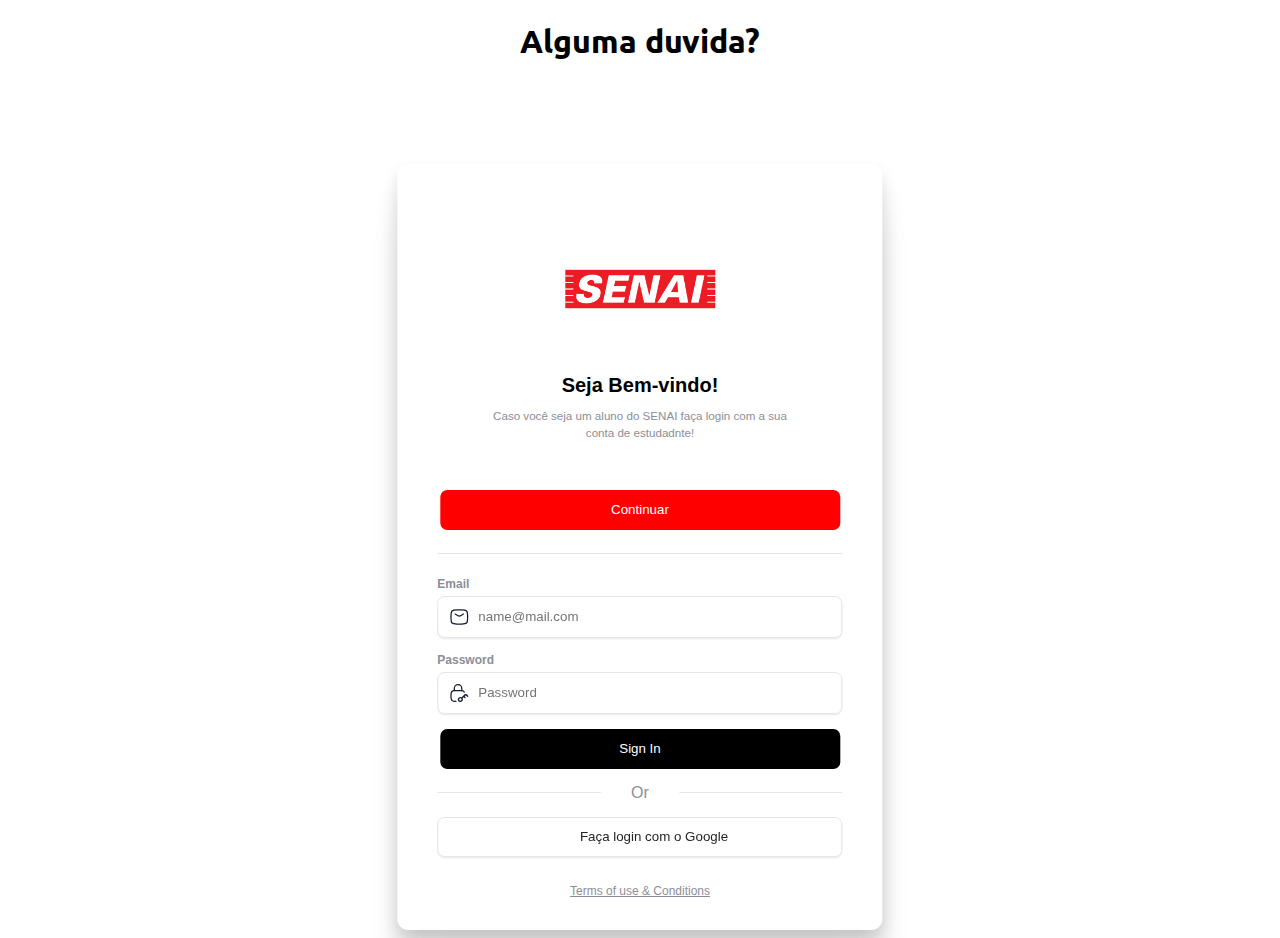
<file: apresentação/index.html>
<!DOCTYPE html>
<html lang="pt-br">

<head>
  <meta charset="UTF-8">
  <meta name="viewport" content="width=device-width, initial-scale=1.0">
  <title> Bem-vindo ao SENAI!</title>
  <link rel="stylesheet" href="style.css">
  <link rel="shortcut icon" href="download.png" type="image/x-icon">
</head>

<body>
  <h1>Alguma duvida?</h1>
  <form class="form_container">
    

    <div class="title_container">
      <img src="senai.jpg" alt="">
      <p class="title"> Seja Bem-vindo! </p>
      <span class="subtitle">Caso você seja um aluno do SENAI faça login com a sua conta de estudadnte!</span>
    </div>
    <br>
    <div>
      <a href="http://127.0.0.1:5500/apresenta%C3%A7%C3%A3o/inicio.html" >
        <button title="Sign In" type="button" class="next_btn">
          <span>Continuar</span>
        </button>
      </a>
  
    </div>
    <div class="separator">
      <hr class="line">
    </div>
    <div class="input_container">
      <label class="input_label" for="email_field">Email</label>
      <svg fill="none" viewBox="0 0 24 24" height="24" width="24" xmlns="http://www.w3.org/2000/svg" class="icon">
        <path stroke-linejoin="round" stroke-linecap="round" stroke-width="1.5" stroke="#141B34"
          d="M7 8.5L9.94202 10.2394C11.6572 11.2535 12.3428 11.2535 14.058 10.2394L17 8.5"></path>
        <path stroke-linejoin="round" stroke-width="1.5" stroke="#141B34"
          d="M2.01577 13.4756C2.08114 16.5412 2.11383 18.0739 3.24496 19.2094C4.37608 20.3448 5.95033 20.3843 9.09883 20.4634C11.0393 20.5122 12.9607 20.5122 14.9012 20.4634C18.0497 20.3843 19.6239 20.3448 20.7551 19.2094C21.8862 18.0739 21.9189 16.5412 21.9842 13.4756C22.0053 12.4899 22.0053 11.5101 21.9842 10.5244C21.9189 7.45886 21.8862 5.92609 20.7551 4.79066C19.6239 3.65523 18.0497 3.61568 14.9012 3.53657C12.9607 3.48781 11.0393 3.48781 9.09882 3.53656C5.95033 3.61566 4.37608 3.65521 3.24495 4.79065C2.11382 5.92608 2.08114 7.45885 2.01576 10.5244C1.99474 11.5101 1.99475 12.4899 2.01577 13.4756Z">
        </path>
      </svg>
      <input placeholder="name@mail.com" title="Inpit title" name="input-name" type="text" class="input_field"
        id="email_field">
    </div>
    <div class="input_container">
      <label class="input_label" for="password_field">Password</label>
      <svg fill="none" viewBox="0 0 24 24" height="24" width="24" xmlns="http://www.w3.org/2000/svg" class="icon">
        <path stroke-linecap="round" stroke-width="1.5" stroke="#141B34"
          d="M18 11.0041C17.4166 9.91704 16.273 9.15775 14.9519 9.0993C13.477 9.03404 11.9788 9 10.329 9C8.67911 9 7.18091 9.03404 5.70604 9.0993C3.95328 9.17685 2.51295 10.4881 2.27882 12.1618C2.12602 13.2541 2 14.3734 2 15.5134C2 16.6534 2.12602 17.7727 2.27882 18.865C2.51295 20.5387 3.95328 21.8499 5.70604 21.9275C6.42013 21.9591 7.26041 21.9834 8 22">
        </path>
        <path stroke-linejoin="round" stroke-linecap="round" stroke-width="1.5" stroke="#141B34"
          d="M6 9V6.5C6 4.01472 8.01472 2 10.5 2C12.9853 2 15 4.01472 15 6.5V9"></path>
        <path fill="#141B34"
          d="M21.2046 15.1045L20.6242 15.6956V15.6956L21.2046 15.1045ZM21.4196 16.4767C21.7461 16.7972 22.2706 16.7924 22.5911 16.466C22.9116 16.1395 22.9068 15.615 22.5804 15.2945L21.4196 16.4767ZM18.0228 15.1045L17.4424 14.5134V14.5134L18.0228 15.1045ZM18.2379 18.0387C18.5643 18.3593 19.0888 18.3545 19.4094 18.028C19.7299 17.7016 19.7251 17.1771 19.3987 16.8565L18.2379 18.0387ZM14.2603 20.7619C13.7039 21.3082 12.7957 21.3082 12.2394 20.7619L11.0786 21.9441C12.2794 23.1232 14.2202 23.1232 15.4211 21.9441L14.2603 20.7619ZM12.2394 20.7619C11.6914 20.2239 11.6914 19.358 12.2394 18.82L11.0786 17.6378C9.86927 18.8252 9.86927 20.7567 11.0786 21.9441L12.2394 20.7619ZM12.2394 18.82C12.7957 18.2737 13.7039 18.2737 14.2603 18.82L15.4211 17.6378C14.2202 16.4587 12.2794 16.4587 11.0786 17.6378L12.2394 18.82ZM14.2603 18.82C14.8082 19.358 14.8082 20.2239 14.2603 20.7619L15.4211 21.9441C16.6304 20.7567 16.6304 18.8252 15.4211 17.6378L14.2603 18.82ZM20.6242 15.6956L21.4196 16.4767L22.5804 15.2945L21.785 14.5134L20.6242 15.6956ZM15.4211 18.82L17.8078 16.4767L16.647 15.2944L14.2603 17.6377L15.4211 18.82ZM17.8078 16.4767L18.6032 15.6956L17.4424 14.5134L16.647 15.2945L17.8078 16.4767ZM16.647 16.4767L18.2379 18.0387L19.3987 16.8565L17.8078 15.2945L16.647 16.4767ZM21.785 14.5134C21.4266 14.1616 21.0998 13.8383 20.7993 13.6131C20.4791 13.3732 20.096 13.1716 19.6137 13.1716V14.8284C19.6145 14.8284 19.619 14.8273 19.6395 14.8357C19.6663 14.8466 19.7183 14.8735 19.806 14.9391C19.9969 15.0822 20.2326 15.3112 20.6242 15.6956L21.785 14.5134ZM18.6032 15.6956C18.9948 15.3112 19.2305 15.0822 19.4215 14.9391C19.5091 14.8735 19.5611 14.8466 19.5879 14.8357C19.6084 14.8273 19.6129 14.8284 19.6137 14.8284V13.1716C19.1314 13.1716 18.7483 13.3732 18.4281 13.6131C18.1276 13.8383 17.8008 14.1616 17.4424 14.5134L18.6032 15.6956Z">
        </path>
      </svg>
      <input placeholder="Password" title="Inpit title" name="input-name" type="password" class="input_field"
        id="password_field">
    </div>
    <a href="http://127.0.0.1:5500/apresenta%C3%A7%C3%A3o/inicio.html" >
      <button title="Sign In" type="button" class="sign-in_btn">
        <span>Sign In</span>
      </button>
    </a>

    <div class="separator">
      <hr class="line">
      <span>Or</span>
      <hr class="line">
    </div>
    <button title="Sign In" type="submit" class="sign-in_ggl">
      <svg height="18" width="18" viewBox="0 0 32 32" xmlns:xlink="http://www.w3.org/1999/xlink"
        xmlns="http://www.w3.org/2000/svg">
        <defs>
          <path
            d="M44.5 20H24v8.5h11.8C34.7 33.9 30.1 37 24 37c-7.2 0-13-5.8-13-13s5.8-13 13-13c3.1 0 5.9 1.1 8.1 2.9l6.4-6.4C34.6 4.1 29.6 2 24 2 11.8 2 2 11.8 2 24s9.8 22 22 22c11 0 21-8 21-22 0-1.3-.2-2.7-.5-4z"
            id="A"></path>
        </defs>
        <clipPath id="B">

        </clipPath>
        <g transform="matrix(.727273 0 0 .727273 -.954545 -1.45455)">
          <path fill="#fbbc05" clip-path="url(#B)" d="M0 37V11l17 13z"></path>
          <path fill="#ea4335" clip-path="url(#B)" d="M0 11l17 13 7-6.1L48 14V0H0z"></path>
          <path fill="#34a853" clip-path="url(#B)" d="M0 37l30-23 7.9 1L48 0v48H0z"></path>
          <path fill="#4285f4" clip-path="url(#B)" d="M48 48L17 24l-4-3 35-10z"></path>
        </g>
      </svg>
      <span>Faça login com o Google</span>
    </button>
    <p class="note">Terms of use &amp; Conditions</p>
  </form>


</body>

</html>
</file>
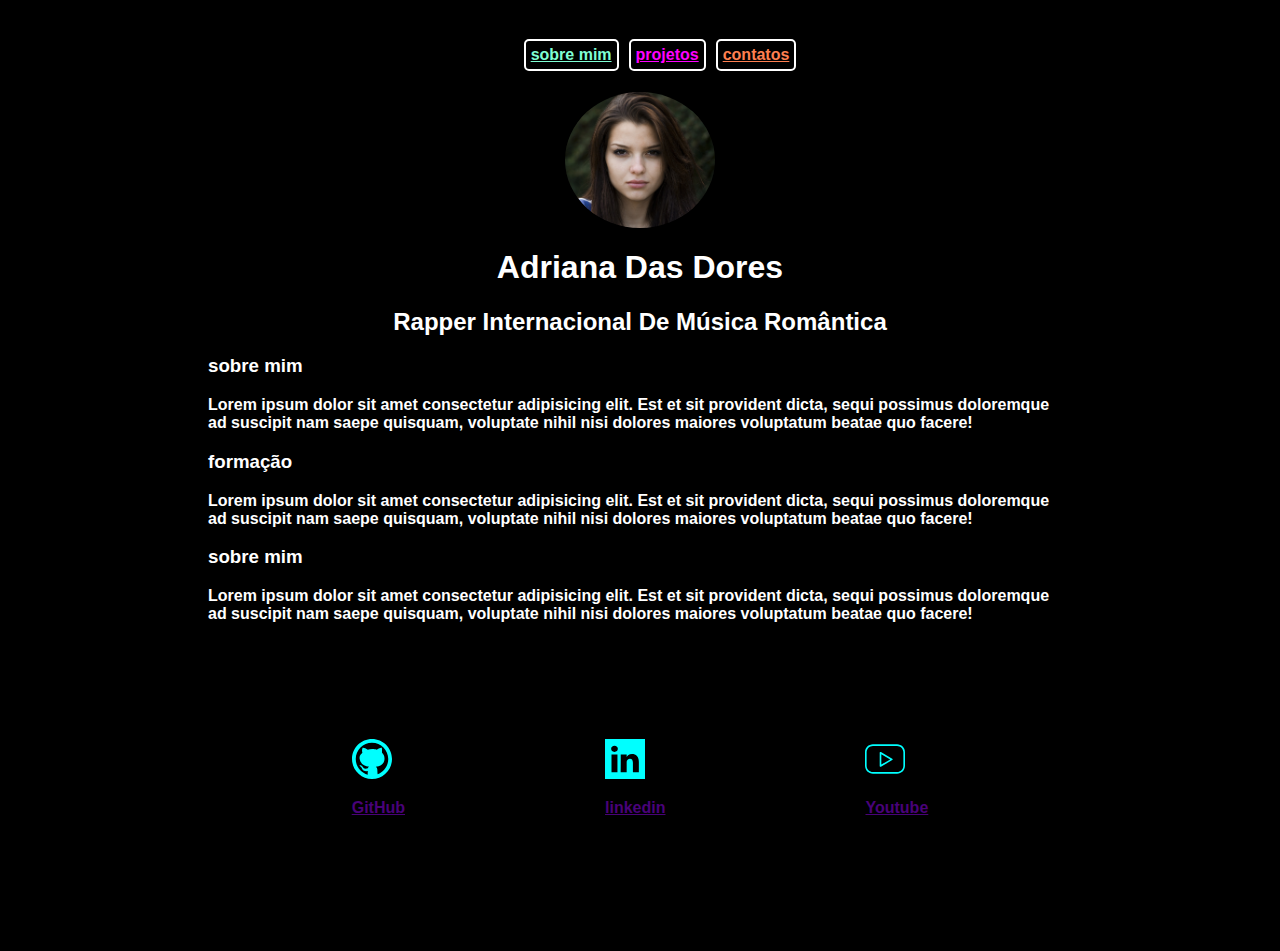
<file: projeto1/index.html>
<!DOCTYPE html>
<html lang="pt-BR">

<head>
    <meta charset="UTF-8">
    <meta name="viewport" content="width=device-width, initial-scale=1.0">
    <title>Seja Bem-Vindo !</title>
    <link rel="stylesheet" href="css/style.css">
</head>

<body>
    <!-- usamos header para criar um "cabecário" -->
    <header>
        <!-- usamos nav para criar um menu no nosso site -->
        <nav>
            <ul>
                <li><a class="cor1" href="#">sobre mim</a></li>
                <li><a class="cor2" href="#">projetos</a></li>
                <li><a class="cor3" href="#">contatos</a></li>

            </ul>
        </nav>
    </header>
    <header>
        <div class="avatar">
            <img class="rosto" src="./img/Rosto.png" alt="">
        </div>
        <h1 id="nomecompleto">Adriana Das Dores </h1>
        <h2 class="nomecompleto">Rapper Internacional De Música Romântica</h2>
    </header>
</body>

<!-- conteudo principal do site sempre fica no main -->
<main>
    <!-- cria uma seção -->
    <section>
        <h3>sobre mim</h3>
        <p>Lorem ipsum dolor sit amet consectetur adipisicing elit. Est et sit provident dicta, sequi possimus
            doloremque ad suscipit nam saepe quisquam, voluptate nihil nisi dolores maiores voluptatum beatae quo
            facere!</p>
    </section>
    <section>
        <h3>formação</h3>
        <p>Lorem ipsum dolor sit amet consectetur adipisicing elit. Est et sit provident dicta, sequi possimus
            doloremque ad suscipit nam saepe quisquam, voluptate nihil nisi dolores maiores voluptatum beatae quo
            facere!</p>
    </section>
    <section>
        <h3>sobre mim</h3>
        <p>Lorem ipsum dolor sit amet consectetur adipisicing elit. Est et sit provident dicta, sequi possimus
            doloremque ad suscipit nam saepe quisquam, voluptate nihil nisi dolores maiores voluptatum beatae quo
            facere!</p>
    </section>
</main>

<!-- footer cria um rodapé -->
<footer class="rodape">
    <a href="https://github.com/IamTheCroniczz/AulaProjetos">
        <img src="./img/github.svg" alt="GitHub">
        <p> GitHub</p>
    </a>
    <a href="https://br.linkedin.com/">
        <img src="./img/linkedin.svg" alt="Linkedin">
        <p> linkedin</p>
    </a>

    <a href="https://www.youtube.com/">
        <img src="./img/youtube.svg" alt="Youtube">
        <p> Youtube</p>
    </a>

</footer>

</html>
</file>
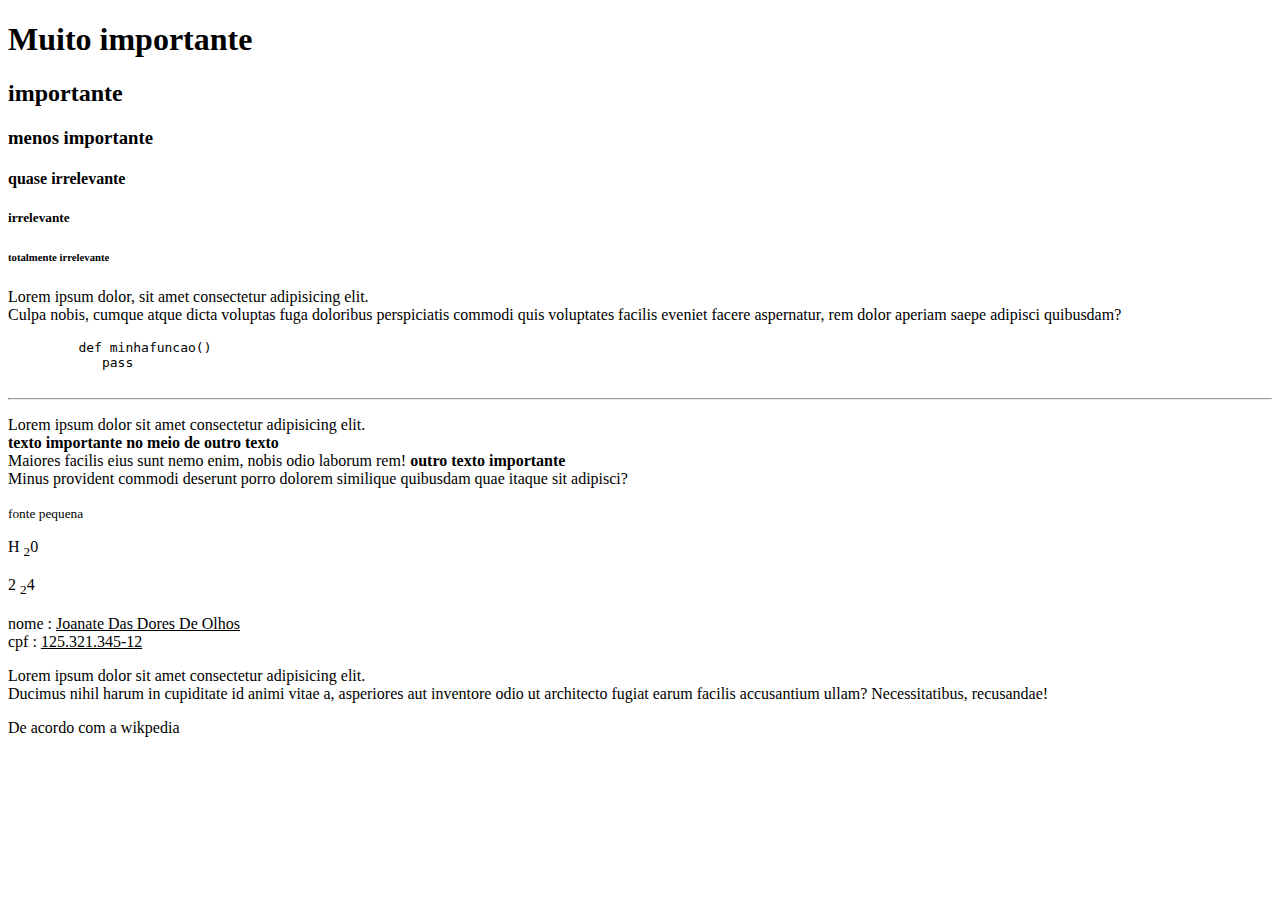
<file: projeto2/index.html>
<!DOCTYPE html>
<html lang="pt-BR ">

<head>
    <meta charset="UTF-8">
    <meta name="viewport" content="width=device-width, initial-scale=1.0">
 
    <title>Document</title>
</head>

<body>
    <!-- h1 sempre usado para criar os titulos, podemos criar até 6 -->
    <!-- criei uma classe no h1 só para testar a troca de cores -->
    <h1 class="teste">Muito importante</h1>
    <h2>importante</h2>
    <h3>menos importante</h3>
    <h4>quase irrelevante</h4>
    <h5>irrelevante</h5>
    <h6>totalmente irrelevante</h6>

    <!-- sempre usamos "p" para criar parágrafos -->
    <!-- para criar um parágrafo teste usamos o lorem -->
    <!-- para quebrar linha usamos o "br" -->
    <p>Lorem ipsum dolor, sit amet consectetur adipisicing elit.<br> Culpa nobis, cumque atque dicta voluptas fuga
        doloribus perspiciatis commodi quis voluptates facilis eveniet facere aspernatur, rem dolor aperiam saepe
        adipisci quibusdam?</p>
    <!-- usamos "pre " para manter a formatação do código, normalmente usamos isso para colocar códigos dentro da pagina -->
    <pre>
         def minhafuncao()
            pass
    </pre>

    <!-- como criamos uma linha horizontal -->

    <hr>

    <!-- agora vamos criar um texto importante dentro de outro texto -->
    <p>
        Lorem ipsum dolor sit amet consectetur adipisicing elit.<br>
        <b> texto importante no meio de outro texto</b> <br>
        Maiores facilis eius sunt nemo enim, nobis odio laborum rem!
        <strong> outro texto importante</strong><br>
        Minus provident commodi deserunt porro dolorem similique quibusdam quae itaque sit adipisci?

    </p>
 <!-- Agora criamos um texto pequeno, subscristo e sobrescrito -->
    <small> fonte pequena</small>
    <p>H <sub>2</sub>0</p>
    <p>2 <sub>2</sub>4</p>

    <!-- Texto inserido, deletado e marcado -->
     <!-- usamos essas tags para o admin entender que é um texto inserido -->
    <p>
        nome : <ins> Joanate Das Dores De Olhos</ins> <br>
        cpf : <ins> 125.321.345-12</ins> <br>
    </p>

    <p>
        Lorem ipsum dolor sit amet consectetur adipisicing elit.<br>
         Ducimus nihil harum in cupiditate id animi vitae a, asperiores aut inventore odio ut architecto fugiat earum facilis accusantium ullam? Necessitatibus, recusandae!<Br>

    </p>

    <!-- Lucas, como podemos fazer uma citação? -->
    <p>De acordo com a wikpedia</p>
    <blockquote> <link rel="stylesheet" href="https://pt.wikipedia.org/wiki/Wikip%C3%A9dia:P%C3%A1gina_principal"></blockquote>

</body>

</html>
</file>
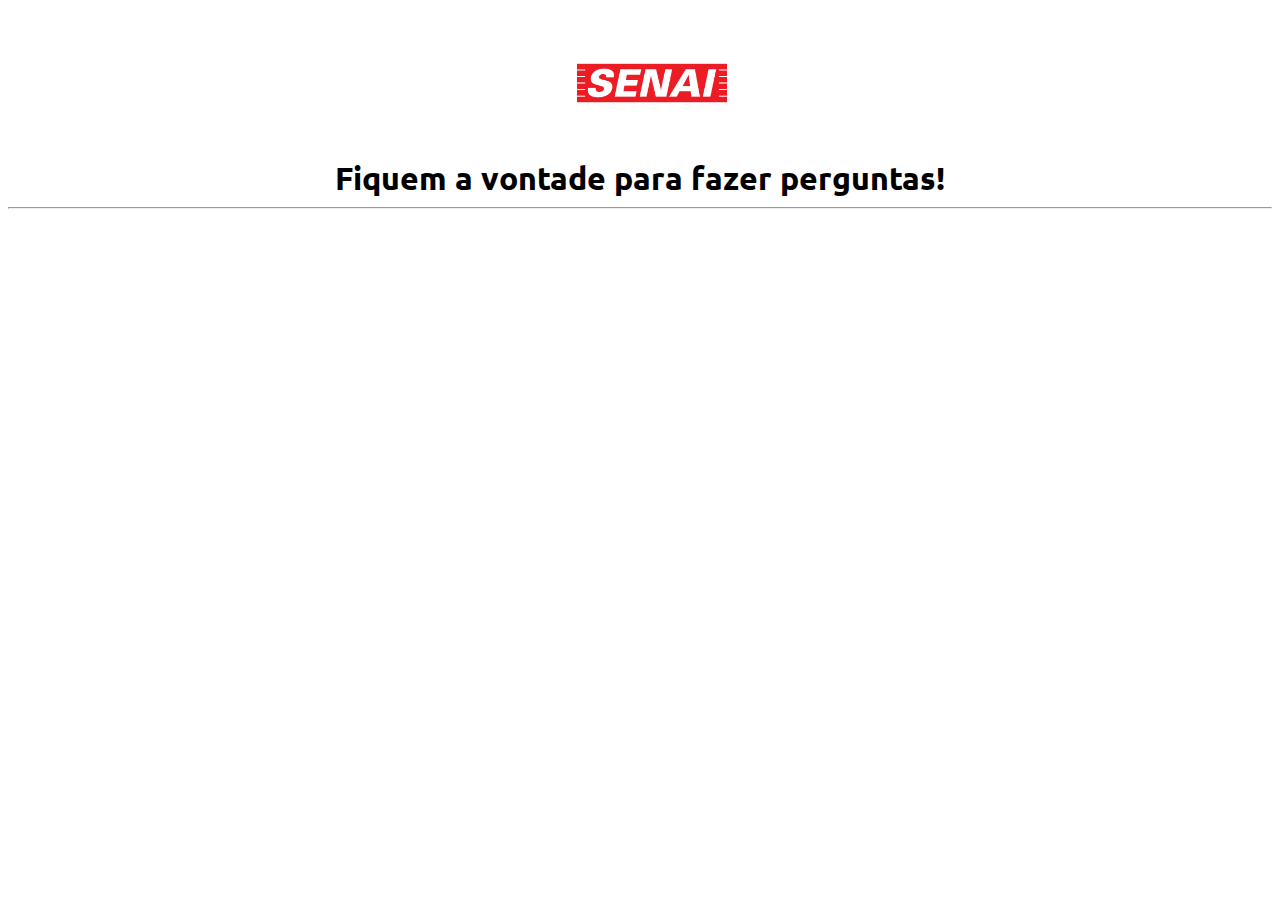
<file: apresentação/inicio.html>
<!DOCTYPE html>
<html lang="en">
<head>
    <meta charset="UTF-8">
    <meta name="viewport" content="width=device-width, initial-scale=1.0">
    <title>Page 01</title>

    <link rel="stylesheet" href="inicio.css">
    <link rel="shortcut icon" href="download.png" type="image/x-icon">

</head>
<body>
    <img src="senai.jpg" alt="" align="center">
    <h1>Fiquem a vontade para fazer perguntas!</h1>
    <hr>
    

</body>
</html>
</file>
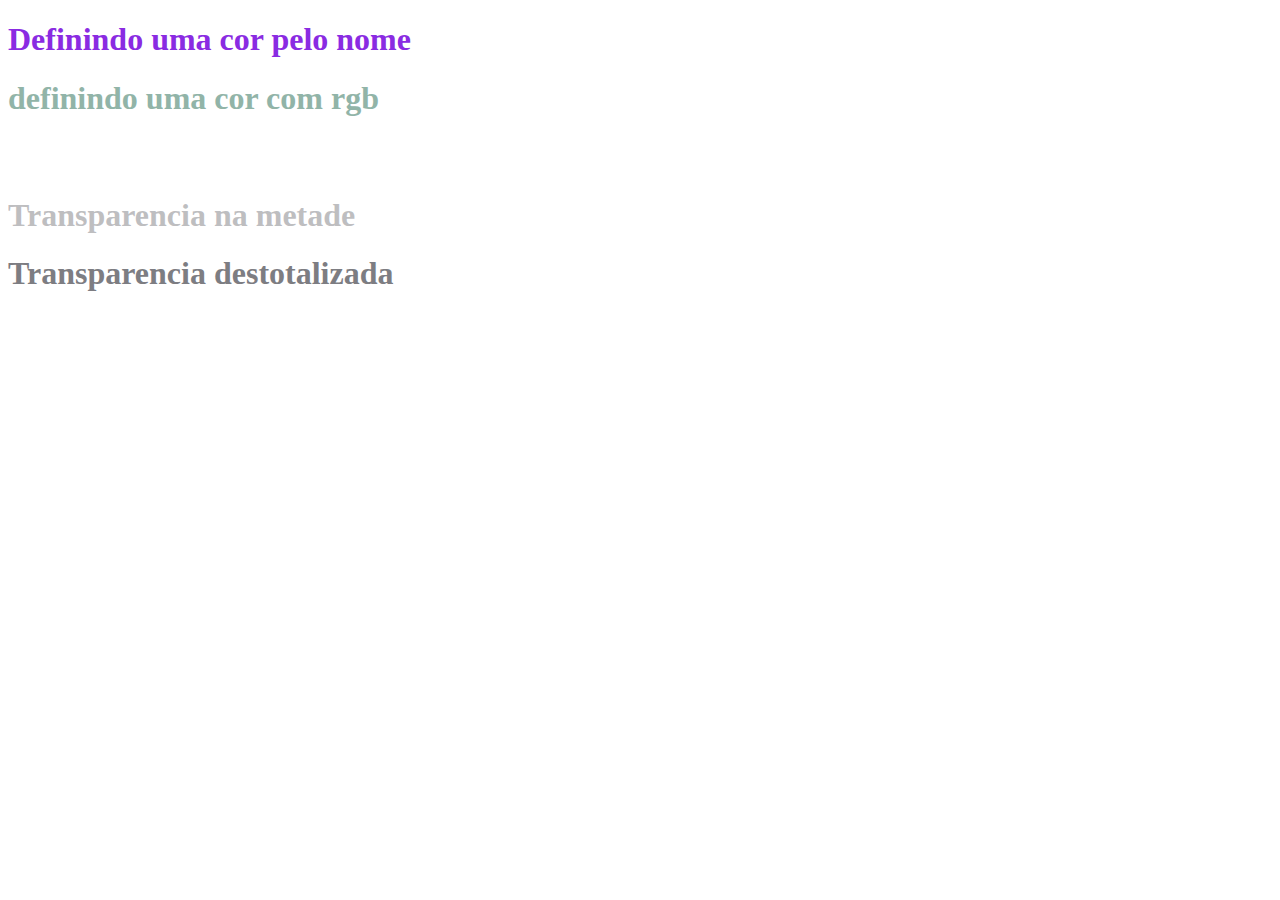
<file: projeto2/cores.html>
<!DOCTYPE html>
<html lang="pt-BR">
<head>
    <meta charset="UTF-8">
    <meta name="viewport" content="width=device-width, initial-scale=1.0">
    <title>Document</title>

                                                            
</head>
<body>
    <h1 style="color: blueviolet;"> Definindo uma cor pelo nome </h1>
    <h1 style="color:rgb(145, 180, 168)"> definindo uma cor com rgb</h1>
    <h1 style="color: rgba(125, 125, 130,0);">Transparencia total</h1>
    <h1 style="color: rgba(125, 125, 130,0.5);">Transparencia na metade</h1>
    <h1 style="color: rgba(125, 125, 130,1);">Transparencia destotalizada</h1>
</body>
</body>
</html>
</file>
<file: apresentação/style.css>
@import url('https://fonts.googleapis.com/css2?family=Ubuntu:ital,wght@0,300;0,400;0,500;0,700;1,300;1,400;1,500;1,700&display=swap');


.form_container {
  width: fit-content;
  height: fit-content;
  display: flex;
  flex-direction: column;
  align-items: center;
  justify-content: center;
  gap: 15px;
  padding: 50px 40px 20px 40px;
  background-color: #ffffff;
  box-shadow: 0px 106px 42px rgba(0, 0, 0, 0.01),
    0px 59px 36px rgba(0, 0, 0, 0.05), 0px 26px 26px rgba(0, 0, 0, 0.09),
    0px 7px 15px rgba(0, 0, 0, 0.1), 0px 0px 0px rgba(0, 0, 0, 0.1);
  border-radius: 11px;
  font-family: "Inter", sans-serif;
  margin-left: 50%;
  margin-top: 8%;
  transform: translate(-50%);
}

.logo_container {
  box-sizing: border-box;
  width: 80px;
  height: 80px;
  background: linear-gradient(180deg, rgba(248, 248, 248, 0) 50%, #F8F8F888 100%);
  border: 1px solid #F7F7F8;
  filter: drop-shadow(0px 0.5px 0.5px #EFEFEF) drop-shadow(0px 1px 0.5px rgba(239, 239, 239, 0.5));
  border-radius: 11px;
}

.title_container {
  display: flex;
  flex-direction: column;
  align-items: center;
  justify-content: center;
  gap: 10px;
}

.title {
  margin: 0;
  font-size: 1.25rem;
  font-weight: 700;
  color: #000000;
}

.subtitle {
  font-size: 0.725rem;
  max-width: 80%;
  text-align: center;
  line-height: 1.1rem;
  color: #8B8E98
}

.input_container {
  width: 100%;
  height: fit-content;
  position: relative;
  display: flex;
  flex-direction: column;
  gap: 5px;
}

.icon {
  width: 20px;
  position: absolute;
  z-index: 99;
  left: 12px;
  bottom: 9px;
}

.input_label {
  font-size: 0.75rem;
  color: #8B8E98;
  font-weight: 600;
}

.input_field {
  width: auto;
  height: 40px;
  padding: 0 0 0 40px;
  border-radius: 7px;
  outline: none;
  border: 1px solid #e5e5e5;
  filter: drop-shadow(0px 1px 0px #efefef) drop-shadow(0px 1px 0.5px rgba(239, 239, 239, 0.5));
  transition: all 0.3s cubic-bezier(0.15, 0.83, 0.66, 1);
}

.input_field:focus {
  border: 1px solid transparent;
  box-shadow: 0px 0px 0px 2px #242424;
  background-color: transparent;
}

.sign-in_btn {
  width: 400px;
  height: 40px;
  border: 0;
  background: #000000;
  border-radius: 7px;
  outline: none;
  color: #ffffff;
  cursor: pointer;
}

.sign-in_ggl {
  width: 100%;
  height: 40px;
  display: flex;
  align-items: center;
  justify-content: center;
  gap: 10px;
  background: #ffffff;
  border-radius: 7px;
  outline: none;
  color: #242424;
  border: 1px solid #e5e5e5;
  filter: drop-shadow(0px 1px 0px #efefef) drop-shadow(0px 1px 0.5px rgba(239, 239, 239, 0.5));
  cursor: pointer;
}



.separator {
  width: 100%;
  display: flex;
  align-items: center;
  justify-content: center;
  gap: 30px;
  color: #8B8E98;
}

.separator .line {
  display: block;
  width: 100%;
  height: 1px;
  border: 0;
  background-color: #e8e8e8;
}

.note {
  font-size: 0.75rem;
  color: #8B8E98;
  text-decoration: underline;
}

.title_container img {
  width: 150px;
}

.next_btn {
  width: 400px;
  height: 40px;
  border: 0;
  background: #ff0000;
  border-radius: 7px;
  outline: none;
  color: #ffffff;
  cursor: pointer;

}

h1 {
  text-align: center;
  font-family: "Ubuntu", sans-serif;

}
</file>
<file: projeto1/css/style.css>
body{ /*seleciona a pagina inteira*/
    color: rgb(255, 255, 255);
    background-color: rgb(0, 0, 0);
    font-family: Arial, Helvetica, sans-serif;
    font-weight: 900;
    /* sempre importante lembrar que quando nao queremos */
    /* que o padding nao mude nossa parte de cima, devemos indicar */
    /* nesse caso 10px */
    padding: 10px 200px;
}

a{
    color: rgb(73, 2, 121);/*seleciona as linhas*/
}
.cor1{ /*criei uma classe para mudar especificamente uma linha*/
    color: aquamarine;
}

.cor2{
    color: fuchsia;
}
.cor3{
    color: coral;
}
/* coloquei o hover para mudar a cor quando passar o mouse por cima */
/* para colocar em somente em um elemento especifico, devera indicar a classe */
 header nav ul li  a:hover{
    border-radius: 20px;
    color: rgb(255, 255, 255);
}
/* usei display flex e justify para organizar os elementos usando os espaços que sobram */
ul{
    display: flex;
    /* usei list para remover as bolinhas */
    justify-content: center;
    list-style-type: none;
}

li{
    /* usei o border para criar o contorno em volta do elemento */
    border: 2px solid white;
    /* usei margin para criar o espaçamento entre os elementos */
    margin: 5px;
    /* usei padding para aumentar o espaço dentro da caixa */
    /* seria interessante alterar entre os tipos de padding para entender todas as diferenças */
    padding: 5px;
    /* usei o background color para mudar a cor de fundo do elemento */
    background-color: rgb(0, 0, 0);
    /* usei border radius para arredondar */
    border-radius: 5px;    
}



.avatar img{
    width: 150px;
    border-radius: 80%;
}
.avatar{
    display: flex;
    justify-content: center;

}

.nomecompleto{
    display: flex;
    justify-content:center;
}
#nomecompleto{
    display: flex;
    justify-content: center;
}


.rodape {
    display: flex;
    justify-content: center;
}

.rodape a{
    margin: 100px 100px;
}

.rodape img{
    width: 40px;
    width: 40px;
}
</file>
<file: apresentação/inicio.css>
@import url('https://fonts.googleapis.com/css2?family=Ubuntu:ital,wght@0,300;0,400;0,500;0,700;1,300;1,400;1,500;1,700&display=swap');


h1 {
    text-align: center;
    font-family: "Ubuntu", sans-serif;
    margin: 0%;

}

img {
    margin: 0%;
    width: 150px;
    margin-left: 45%;
}
</file>
